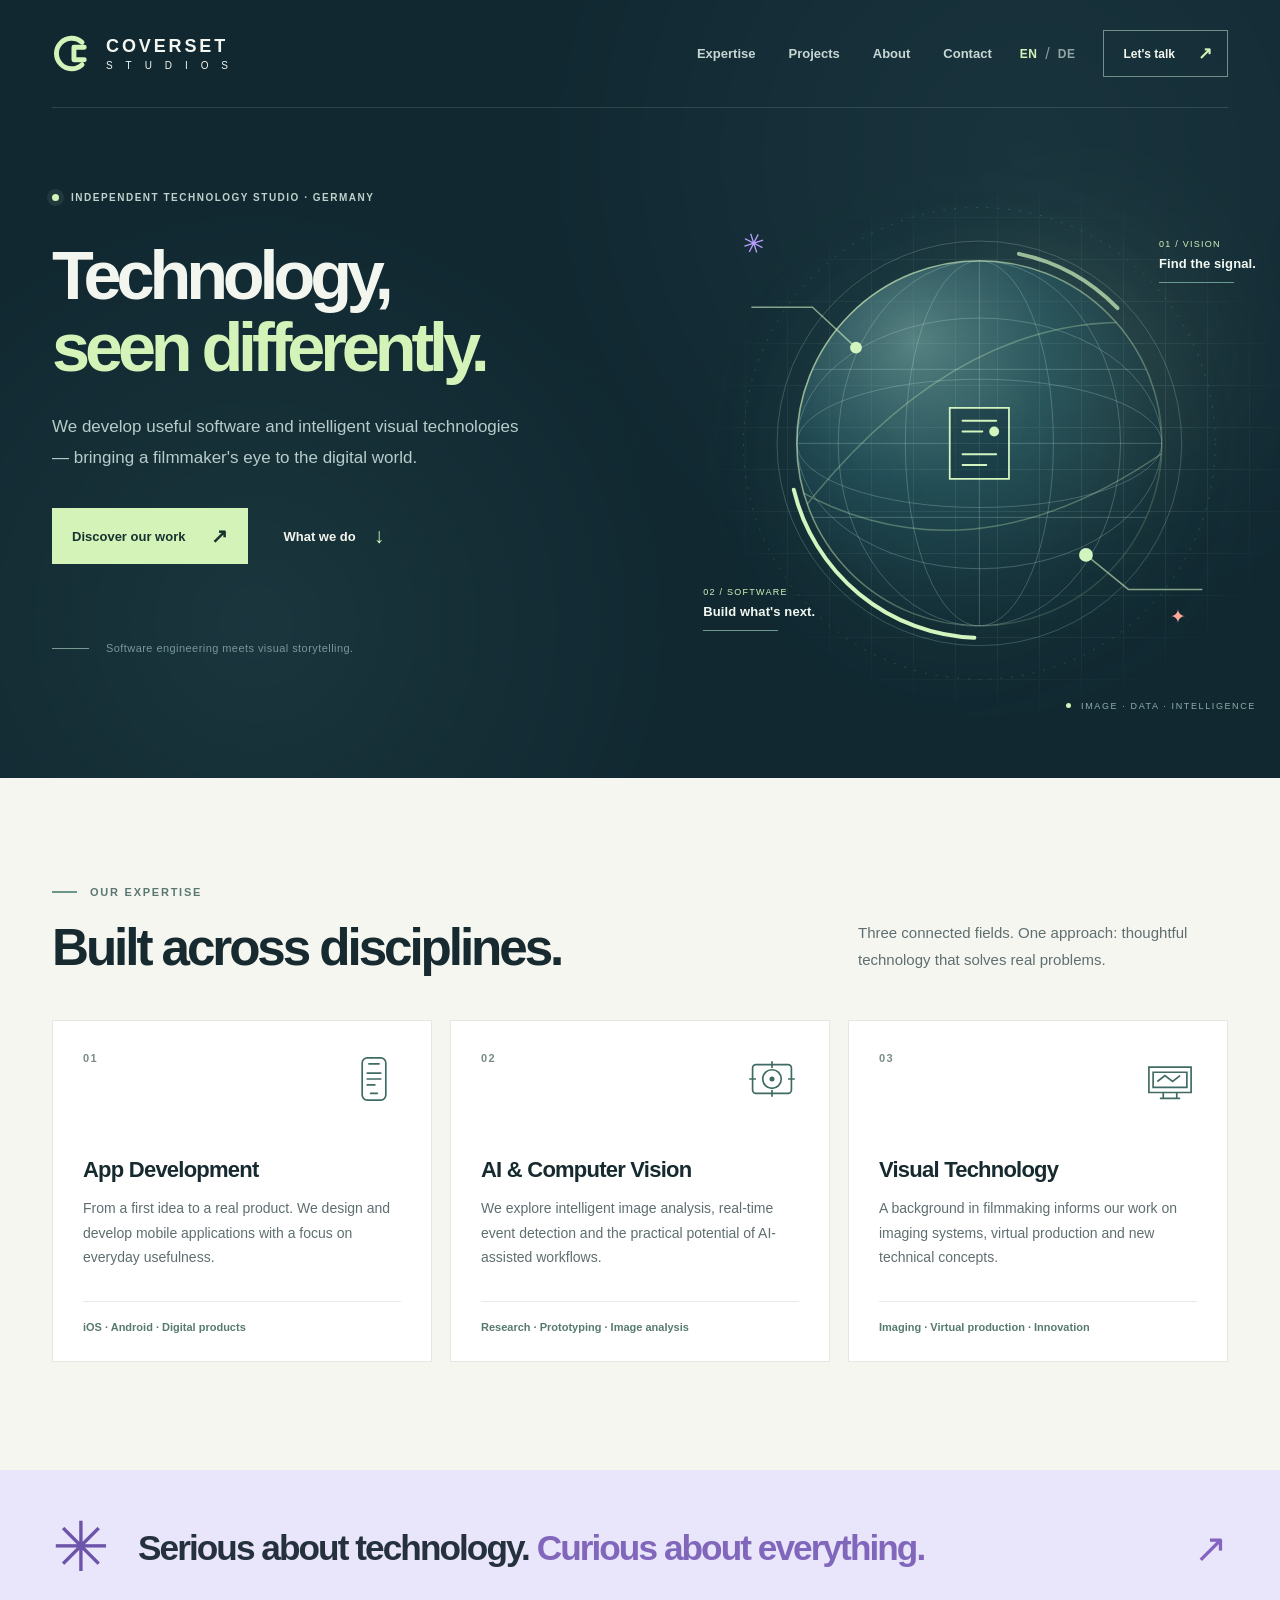
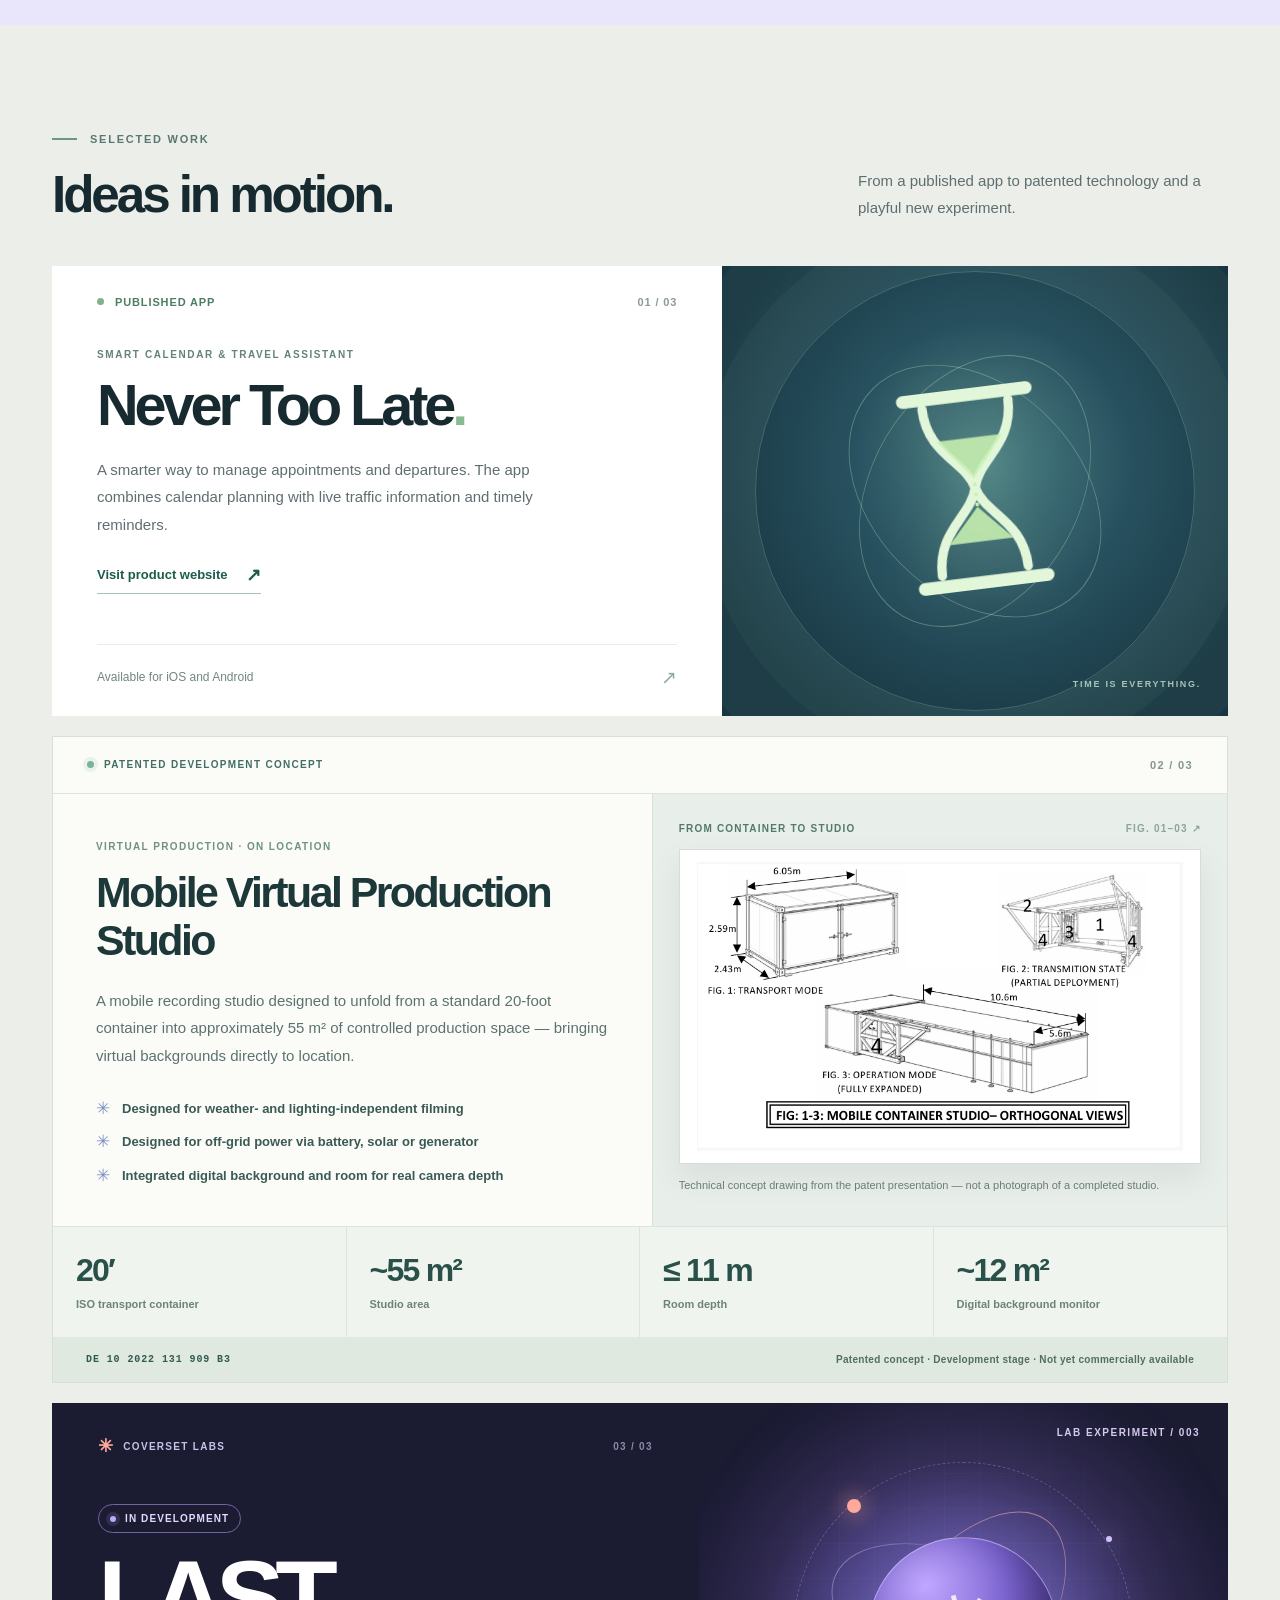
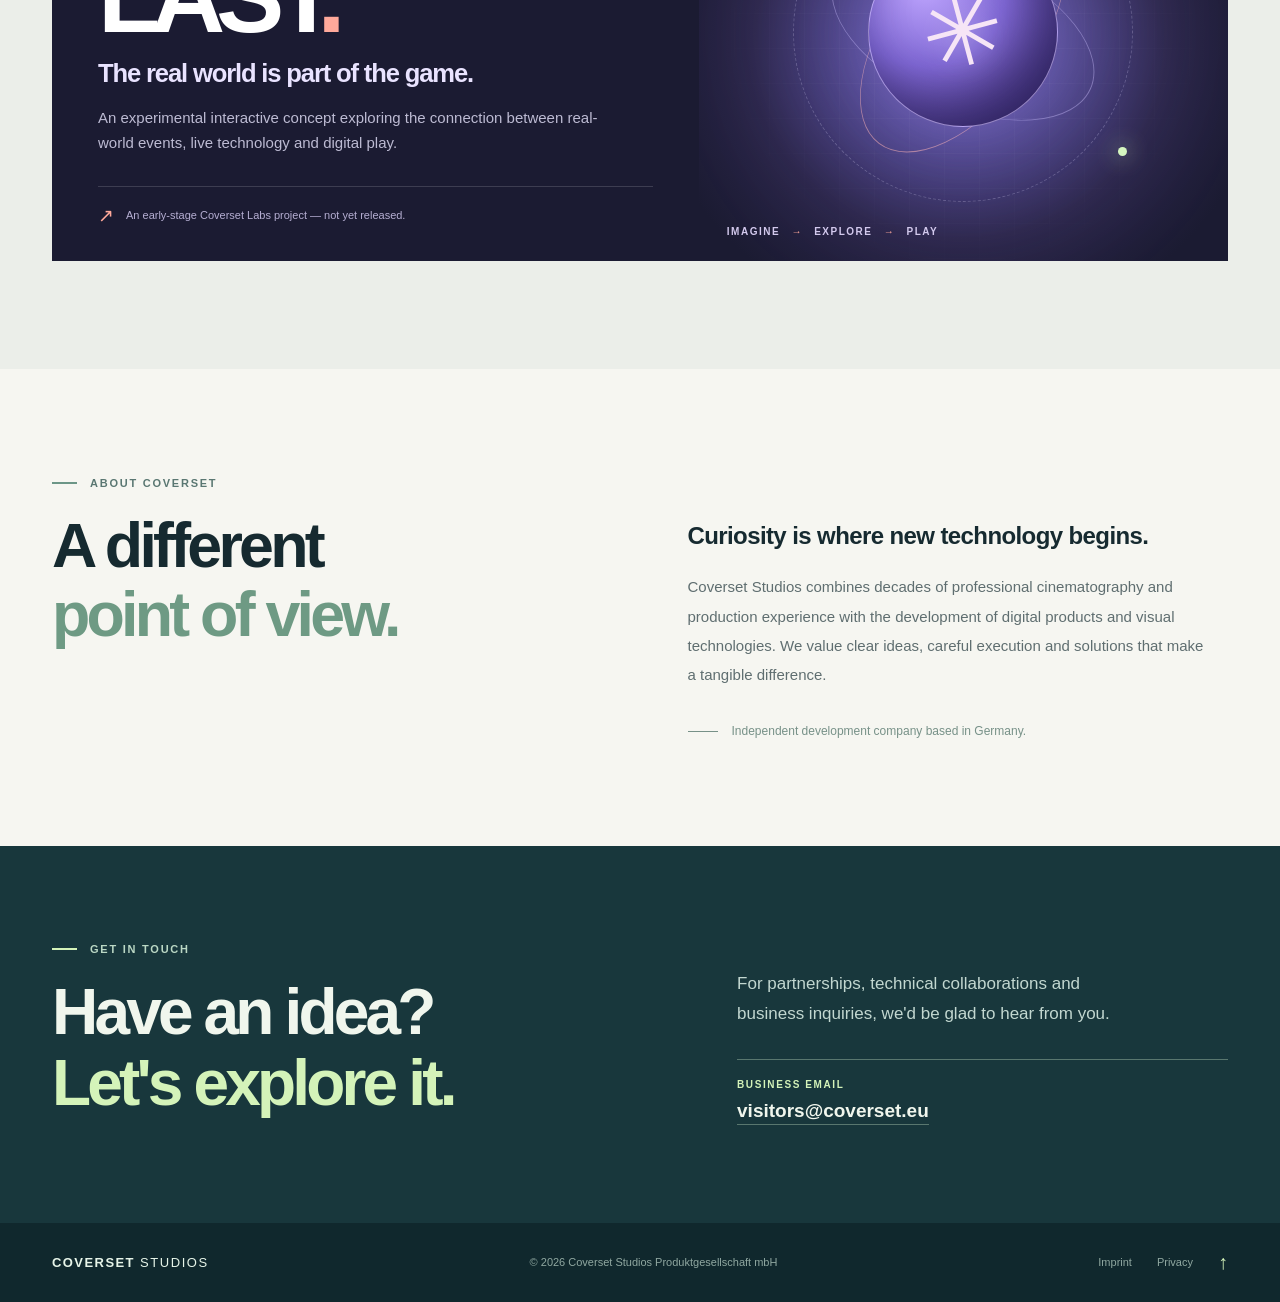
<file: index.html>
<!doctype html>
<html lang="en">
<head>
  <meta charset="utf-8">
  <meta name="viewport" content="width=device-width, initial-scale=1">
  <meta name="theme-color" content="#112831">
  <meta name="description" content="Coverset Studios develops apps, explores AI and computer vision, and creates imaginative visual technologies. Discover Never Too Late and the experimental LAST project.">
  <title>Coverset Studios — Software. AI. A little imagination.</title>
  <link rel="icon" href="favicon.svg" type="image/svg+xml">
  <link rel="stylesheet" href="styles.css">
  <script defer src="script.js"></script>
</head>
<body>
  <a class="skip-link" href="#main">Skip to content</a>
  <div class="hero-shell" id="top">
    <div class="hero-noise" aria-hidden="true"></div>
    <header class="site-header container">
      <a class="brand" href="#top" aria-label="Coverset Studios — Home">
        <svg class="brand-mark" viewBox="0 0 48 48" aria-hidden="true"><path d="M33.5 11.5a17 17 0 1 0 0 25" fill="none" stroke="currentColor" stroke-width="5.5" stroke-linecap="round"/><path d="M36 17H24.5v14H36" fill="none" stroke="currentColor" stroke-width="5.5" stroke-linecap="round" stroke-linejoin="round"/></svg>
        <span class="brand-text"><span class="brand-main">COVERSET</span><span class="brand-sub" aria-label="Studios"><span aria-hidden="true">S</span><span aria-hidden="true">T</span><span aria-hidden="true">U</span><span aria-hidden="true">D</span><span aria-hidden="true">I</span><span aria-hidden="true">O</span><span aria-hidden="true">S</span></span></span>
      </a>
      <nav class="desktop-nav" aria-label="Main navigation">
        <a href="#expertise" data-i18n="navExpertise">Expertise</a>
        <a href="#projects" data-i18n="navProjects">Projects</a>
        <a href="#about" data-i18n="navAbout">About</a>
        <a href="#contact" data-i18n="navContact">Contact</a>
      </nav>
      <div class="header-right">
        <div class="language-switch" aria-label="Language selection">
          <button type="button" data-lang="en" aria-pressed="true">EN</button>
          <span aria-hidden="true">/</span>
          <button type="button" data-lang="de" aria-pressed="false">DE</button>
        </div>
        <a class="header-cta" href="#contact"><span data-i18n="headerCta">Let's talk</span><span aria-hidden="true">↗</span></a>
      </div>
    </header>
    <main id="main">
      <section class="hero container" aria-labelledby="hero-title">
        <div class="hero-copy">
          <div class="eyebrow"><span class="status-dot"></span><span data-i18n="heroEyebrow">INDEPENDENT TECHNOLOGY STUDIO · GERMANY</span></div>
          <h1 id="hero-title"><span data-i18n="heroTitle1">Technology,</span><br><em data-i18n="heroTitle2">seen differently.</em></h1>
          <p class="hero-intro" data-i18n="heroIntro">We develop useful software and intelligent visual technologies — bringing a filmmaker's eye to the digital world.</p>
          <div class="hero-actions">
            <a class="btn btn-primary" href="#projects"><span data-i18n="heroPrimary">Discover our work</span><span class="btn-arrow" aria-hidden="true">↗</span></a>
            <a class="text-link" href="#expertise"><span data-i18n="heroSecondary">What we do</span><span aria-hidden="true">↓</span></a>
          </div>
          <div class="hero-footnote"><span class="footnote-rule"></span><span data-i18n="heroFootnote">Software engineering meets visual storytelling.</span></div>
        </div>
        <div class="hero-visual" aria-label="Abstract visualization of intelligent image processing" role="img">
          <div class="visual-grid"></div>
          <div class="orb-halo orb-halo-one"></div>
          <div class="orb-halo orb-halo-two"></div>
          <svg class="orb-svg" viewBox="0 0 560 560" aria-hidden="true">
            <defs>
              <radialGradient id="sphereFill" cx="32%" cy="22%" r="80%"><stop offset="0" stop-color="#84b8b4" stop-opacity=".56"/><stop offset=".48" stop-color="#2d6570" stop-opacity=".46"/><stop offset="1" stop-color="#102b36" stop-opacity=".18"/></radialGradient>
              <linearGradient id="strokeOrb" x1="0" y1="0" x2="1" y2="1"><stop stop-color="#d2f4bf" stop-opacity=".8"/><stop offset="1" stop-color="#d2f4bf" stop-opacity=".03"/></linearGradient>
              <clipPath id="circleClip"><circle cx="280" cy="280" r="185"/></clipPath>
            </defs>
            <circle cx="280" cy="280" r="239" fill="none" stroke="#c7e8d7" stroke-opacity=".16" stroke-width="1" stroke-dasharray="2 9"/>
            <circle cx="280" cy="280" r="205" fill="none" stroke="#d0f0e2" stroke-opacity=".22" stroke-width="1"/>
            <circle cx="280" cy="280" r="185" fill="url(#sphereFill)" stroke="url(#strokeOrb)" stroke-width="1.6"/>
            <g clip-path="url(#circleClip)" fill="none" stroke="#c6e6e0" stroke-opacity=".26" stroke-width="1">
              <ellipse cx="280" cy="280" rx="185" ry="65"/><ellipse cx="280" cy="280" rx="185" ry="127"/>
              <ellipse cx="280" cy="280" rx="75" ry="185"/><ellipse cx="280" cy="280" rx="143" ry="185"/>
              <path d="M95 280H465M280 95V465M110 205H450M110 355H450"/>
              <path d="M68 392Q260 115 500 165M40 290Q270 470 535 235" stroke="#d1f4c1" stroke-opacity=".3" stroke-width="1.5"/>
            </g>
            <path d="M92 327a196 196 0 0 0 183 150" fill="none" stroke="#d2f4bf" stroke-width="4" stroke-linecap="round"/>
            <path d="M420 143a195 195 0 0 0-100-55" fill="none" stroke="#d2f4bf" stroke-opacity=".7" stroke-width="4" stroke-linecap="round"/>
            <circle cx="155" cy="183" r="6" fill="#d2f4bf"/><circle cx="388" cy="393" r="7" fill="#d2f4bf"/>
            <path d="M155 183L111 142H49M388 393l43 35h75" fill="none" stroke="#d2f4bf" stroke-opacity=".6" stroke-width="1.5"/>
            <g transform="translate(250 244)"><path d="M0 0h60v72H0z" fill="#102e39" fill-opacity=".5" stroke="#d2f4bf" stroke-width="1.8"/><path d="M13 13h34M13 24h20M13 47h34M13 58h24" stroke="#d2f4bf" stroke-width="2" stroke-linecap="round"/><circle cx="45" cy="24" r="5" fill="#d2f4bf"/></g>
          </svg>
          <div class="visual-label label-top"><span class="label-index">01 / VISION</span><strong data-i18n="visualLabelTop">Find the signal.</strong><span class="label-line"></span></div>
          <div class="visual-label label-bottom"><span class="label-index">02 / SOFTWARE</span><strong data-i18n="visualLabelBottom">Build what's next.</strong><span class="label-line"></span></div>
          <div class="visual-caption"><span class="visual-caption-dot"></span>IMAGE · DATA · INTELLIGENCE</div>
          <div class="play-spark play-spark-one" aria-hidden="true">✳</div>
          <div class="play-spark play-spark-two" aria-hidden="true">✦</div>
        </div>
      </section>
    </main>
  </div>

  <section class="section expertise-section" id="expertise" aria-labelledby="expertise-title">
    <div class="container">
      <div class="section-heading"><div><div class="section-kicker"><span class="kicker-line"></span><span data-i18n="expertiseKicker">OUR EXPERTISE</span></div><h2 id="expertise-title" data-i18n="expertiseTitle">Built across disciplines.</h2></div><p data-i18n="expertiseIntro">Three connected fields. One approach: thoughtful technology that solves real problems.</p></div>
      <div class="expertise-grid">
        <article class="expertise-card"><div class="card-top"><span class="card-number">01</span><svg viewBox="0 0 64 64" aria-hidden="true"><rect x="18" y="7" width="28" height="50" rx="6" fill="none" stroke="currentColor" stroke-width="2"/><path d="M26 14h12M28 49h8M24 25h16M24 32h16M24 39h9" fill="none" stroke="currentColor" stroke-width="2" stroke-linecap="round"/></svg></div><h3 data-i18n="card1Title">App Development</h3><p data-i18n="card1Text">From a first idea to a real product. We design and develop mobile applications with a focus on everyday usefulness.</p><div class="card-tag" data-i18n="card1Tag">iOS · Android · Digital products</div></article>
        <article class="expertise-card"><div class="card-top"><span class="card-number">02</span><svg viewBox="0 0 64 64" aria-hidden="true"><rect x="9" y="15" width="46" height="34" rx="4" fill="none" stroke="currentColor" stroke-width="2"/><circle cx="32" cy="32" r="11" fill="none" stroke="currentColor" stroke-width="2"/><circle cx="32" cy="32" r="3" fill="currentColor"/><path d="M5 32h8M51 32h8M32 11v8M32 45v8" stroke="currentColor" stroke-width="2"/></svg></div><h3 data-i18n="card2Title">AI & Computer Vision</h3><p data-i18n="card2Text">We explore intelligent image analysis, real-time event detection and the practical potential of AI-assisted workflows.</p><div class="card-tag" data-i18n="card2Tag">Research · Prototyping · Image analysis</div></article>
        <article class="expertise-card"><div class="card-top"><span class="card-number">03</span><svg viewBox="0 0 64 64" aria-hidden="true"><path d="M7 18h50v30H7z" fill="none" stroke="currentColor" stroke-width="2"/><path d="M12 24h40v18H12zM24 48v7M40 48v7M20 55h24" fill="none" stroke="currentColor" stroke-width="2"/><path d="M17 35l9-7 9 7 9-7" fill="none" stroke="currentColor" stroke-width="2"/></svg></div><h3 data-i18n="card3Title">Visual Technology</h3><p data-i18n="card3Text">A background in filmmaking informs our work on imaging systems, virtual production and new technical concepts.</p><div class="card-tag" data-i18n="card3Tag">Imaging · Virtual production · Innovation</div></article>
      </div>
    </div>
  </section>

  <section class="manifesto-band" aria-label="Our approach">
    <div class="container manifesto-inner">
      <span class="manifesto-star" aria-hidden="true">✳</span>
      <p><span data-i18n="manifestoFirst">Serious about technology.</span> <em data-i18n="manifestoSecond">Curious about everything.</em></p>
      <span class="manifesto-trail" aria-hidden="true">↗</span>
    </div>
  </section>

  <section class="section projects-section" id="projects" aria-labelledby="projects-title">
    <div class="container">
      <div class="section-heading projects-heading"><div><div class="section-kicker"><span class="kicker-line"></span><span data-i18n="projectsKicker">SELECTED WORK</span></div><h2 id="projects-title" data-i18n="projectsTitle">Ideas in motion.</h2></div><p data-i18n="projectsIntro">From a published app to patented technology and a playful new experiment.</p></div>
      <article class="project-feature">
        <div class="project-content"><div class="project-meta"><span class="project-status"><span class="status-dot"></span><span data-i18n="project1Status">PUBLISHED APP</span></span><span>01 / 03</span></div><div class="project-body"><div class="project-overline" data-i18n="project1Overline">SMART CALENDAR & TRAVEL ASSISTANT</div><h3>Never Too Late<span class="project-period">.</span></h3><p data-i18n="project1Text">A smarter way to manage appointments and departures. The app combines calendar planning with live traffic information and timely reminders.</p><a class="project-link" href="https://coverset.eu" target="_blank" rel="noopener noreferrer"><span data-i18n="project1Link">Visit product website</span><span aria-hidden="true">↗</span></a></div><div class="project-bottom"><span data-i18n="project1Platform">Available for iOS and Android</span><span class="mini-icon" aria-hidden="true">↗</span></div></div>
        <div class="project-art" aria-hidden="true"><div class="art-radial"></div><div class="time-symbol"><svg viewBox="0 0 230 270"><path d="M42 24h146M42 246h146" fill="none" stroke="#e2f7da" stroke-width="15" stroke-linecap="round"/><path d="M64 35c0 54 43 66 51 99-8 33-51 45-51 99M166 35c0 54-43 66-51 99 8 33 51 45 51 99" fill="none" stroke="#e2f7da" stroke-width="11" stroke-linecap="round"/><path d="M76 75h78l-39 48zM77 198h76l-38-41z" fill="#c9f1b2" opacity=".88"/><path d="M115 128v34" stroke="#c9f1b2" stroke-width="4" stroke-dasharray="4 8"/></svg></div><div class="art-orbit orbit-a"></div><div class="art-orbit orbit-b"></div><div class="art-small-label">TIME IS EVERYTHING.</div></div>
      </article>
      <article class="virtual-project" id="virtual-production" aria-labelledby="virtual-title">
        <div class="virtual-topline">
          <span class="virtual-kicker"><span class="virtual-kicker-dot" aria-hidden="true"></span><span data-i18n="project2Status">PATENTED DEVELOPMENT CONCEPT</span></span>
          <span class="virtual-number">02 / 03</span>
        </div>
        <div class="virtual-layout">
          <div class="virtual-copy">
            <div class="virtual-overline" data-i18n="virtualOverline">VIRTUAL PRODUCTION · ON LOCATION</div>
            <h3 id="virtual-title" data-i18n="project2Title">Mobile Virtual Production Studio</h3>
            <p class="virtual-intro" data-i18n="project2Text">A mobile recording studio designed to unfold from a standard 20-foot container into approximately 55 m² of controlled production space — bringing virtual backgrounds directly to location.</p>
            <div class="virtual-benefits">
              <div><span class="virtual-benefit-symbol" aria-hidden="true">✳</span><span data-i18n="virtualBenefit1">Designed for weather- and lighting-independent filming</span></div>
              <div><span class="virtual-benefit-symbol" aria-hidden="true">✳</span><span data-i18n="virtualBenefit2">Designed for off-grid power via battery, solar or generator</span></div>
              <div><span class="virtual-benefit-symbol" aria-hidden="true">✳</span><span data-i18n="virtualBenefit3">Integrated digital background and room for real camera depth</span></div>
            </div>
          </div>
          <figure class="virtual-drawing">
            <div class="virtual-drawing-top"><span data-i18n="virtualDiagramTitle">FROM CONTAINER TO STUDIO</span><span class="virtual-diagram-index">FIG. 01–03 ↗</span></div>
            <img src="studio_transport_modes.png" alt="Patent concept drawings comparing the compact transport container with the deployed mobile recording studio" data-i18n-alt="virtualDiagramAlt" width="1100" height="655" loading="lazy">
            <figcaption data-i18n="virtualDiagramCaption">Technical concept drawing from the patent presentation — not a photograph of a completed studio.</figcaption>
          </figure>
        </div>
        <div class="virtual-stats" aria-label="Technical concept specifications">
          <div><strong>20′</strong><span data-i18n="virtualStat1">ISO transport container</span></div>
          <div><strong>~55 m²</strong><span data-i18n="virtualStat2">Studio area</span></div>
          <div><strong>≤ 11 m</strong><span data-i18n="virtualStat3">Room depth</span></div>
          <div><strong>~12 m²</strong><span data-i18n="virtualStat4">Digital background monitor</span></div>
        </div>
        <div class="virtual-bottom"><span>DE 10 2022 131 909 B3</span><span data-i18n="virtualDevelopment">Patented concept · Development stage · Not yet commercially available</span></div>
      </article>

      <article class="last-project" id="last" aria-labelledby="last-title">
        <div class="last-copy">
          <div class="last-meta"><span class="last-labs"><span class="last-labs-mark" aria-hidden="true">✳</span> COVERSET LABS</span><span class="last-counter">03 / 03</span></div>
          <span class="last-status"><span class="last-status-dot" aria-hidden="true"></span><span data-i18n="project3Status">IN DEVELOPMENT</span></span>
          <h3 id="last-title">LAST<span>.</span></h3>
          <p class="last-tagline" data-i18n="project3Tagline">The real world is part of the game.</p>
          <p class="last-description" data-i18n="project3Text">An experimental interactive concept exploring the connection between real-world events, live technology and digital play.</p>
          <div class="last-footnote"><span aria-hidden="true">↗</span><span data-i18n="project3Note">An early-stage Coverset Labs project — not yet released.</span></div>
        </div>
        <div class="last-art" aria-hidden="true">
          <div class="last-glow"></div>
          <div class="last-orbit orbit-one"></div>
          <div class="last-orbit orbit-two"></div>
          <div class="last-orbit orbit-three"></div>
          <div class="last-core"><div class="last-core-inner">✳</div></div>
          <span class="last-satellite sat-one"></span>
          <span class="last-satellite sat-two"></span>
          <span class="last-satellite sat-three"></span>
          <div class="last-art-top">LAB EXPERIMENT / 003</div>
          <div class="last-art-bottom">IMAGINE <span>→</span> EXPLORE <span>→</span> PLAY</div>
        </div>
      </article>
    </div>
  </section>

  <section class="section about-section" id="about" aria-labelledby="about-title"><div class="container about-grid"><div><div class="section-kicker"><span class="kicker-line"></span><span data-i18n="aboutKicker">ABOUT COVERSET</span></div><h2 id="about-title"><span data-i18n="aboutTitle1">A different</span><br><em data-i18n="aboutTitle2">point of view.</em></h2></div><div class="about-copy"><p class="about-lead" data-i18n="aboutLead">Curiosity is where new technology begins.</p><p data-i18n="aboutText">Coverset Studios combines decades of professional cinematography and production experience with the development of digital products and visual technologies. We value clear ideas, careful execution and solutions that make a tangible difference.</p><div class="about-signature"><span class="signature-rule"></span><span data-i18n="aboutSignature">Independent development company based in Germany.</span></div></div></div></section>

  <section class="contact-section" id="contact" aria-labelledby="contact-title"><div class="container contact-grid"><div><div class="section-kicker light"><span class="kicker-line"></span><span data-i18n="contactKicker">GET IN TOUCH</span></div><h2 id="contact-title"><span data-i18n="contactTitle1">Have an idea?</span><br><em data-i18n="contactTitle2">Let's explore it.</em></h2></div><div class="contact-aside"><p data-i18n="contactText">For partnerships, technical collaborations and business inquiries, we'd be glad to hear from you.</p><div class="contact-placeholder"><span class="contact-placeholder-label" data-i18n="contactEmailLabel">BUSINESS EMAIL</span><strong><a class="contact-email" href="mailto:visitors@coverset.eu">visitors@coverset.eu</a></strong></div></div></div></section>

  <footer class="site-footer"><div class="container footer-inner"><a class="footer-brand" href="#top">COVERSET <span>STUDIOS</span></a><span>© <span id="year">2026</span> Coverset Studios Produktgesellschaft mbH</span><div class="footer-links"><a href="impressum.html" data-i18n="footerImprint">Imprint</a><a href="datenschutz.html" data-i18n="footerPrivacy">Privacy</a><a href="#top" aria-label="Back to top">↑</a></div></div></footer>
</body>
</html>
</file>
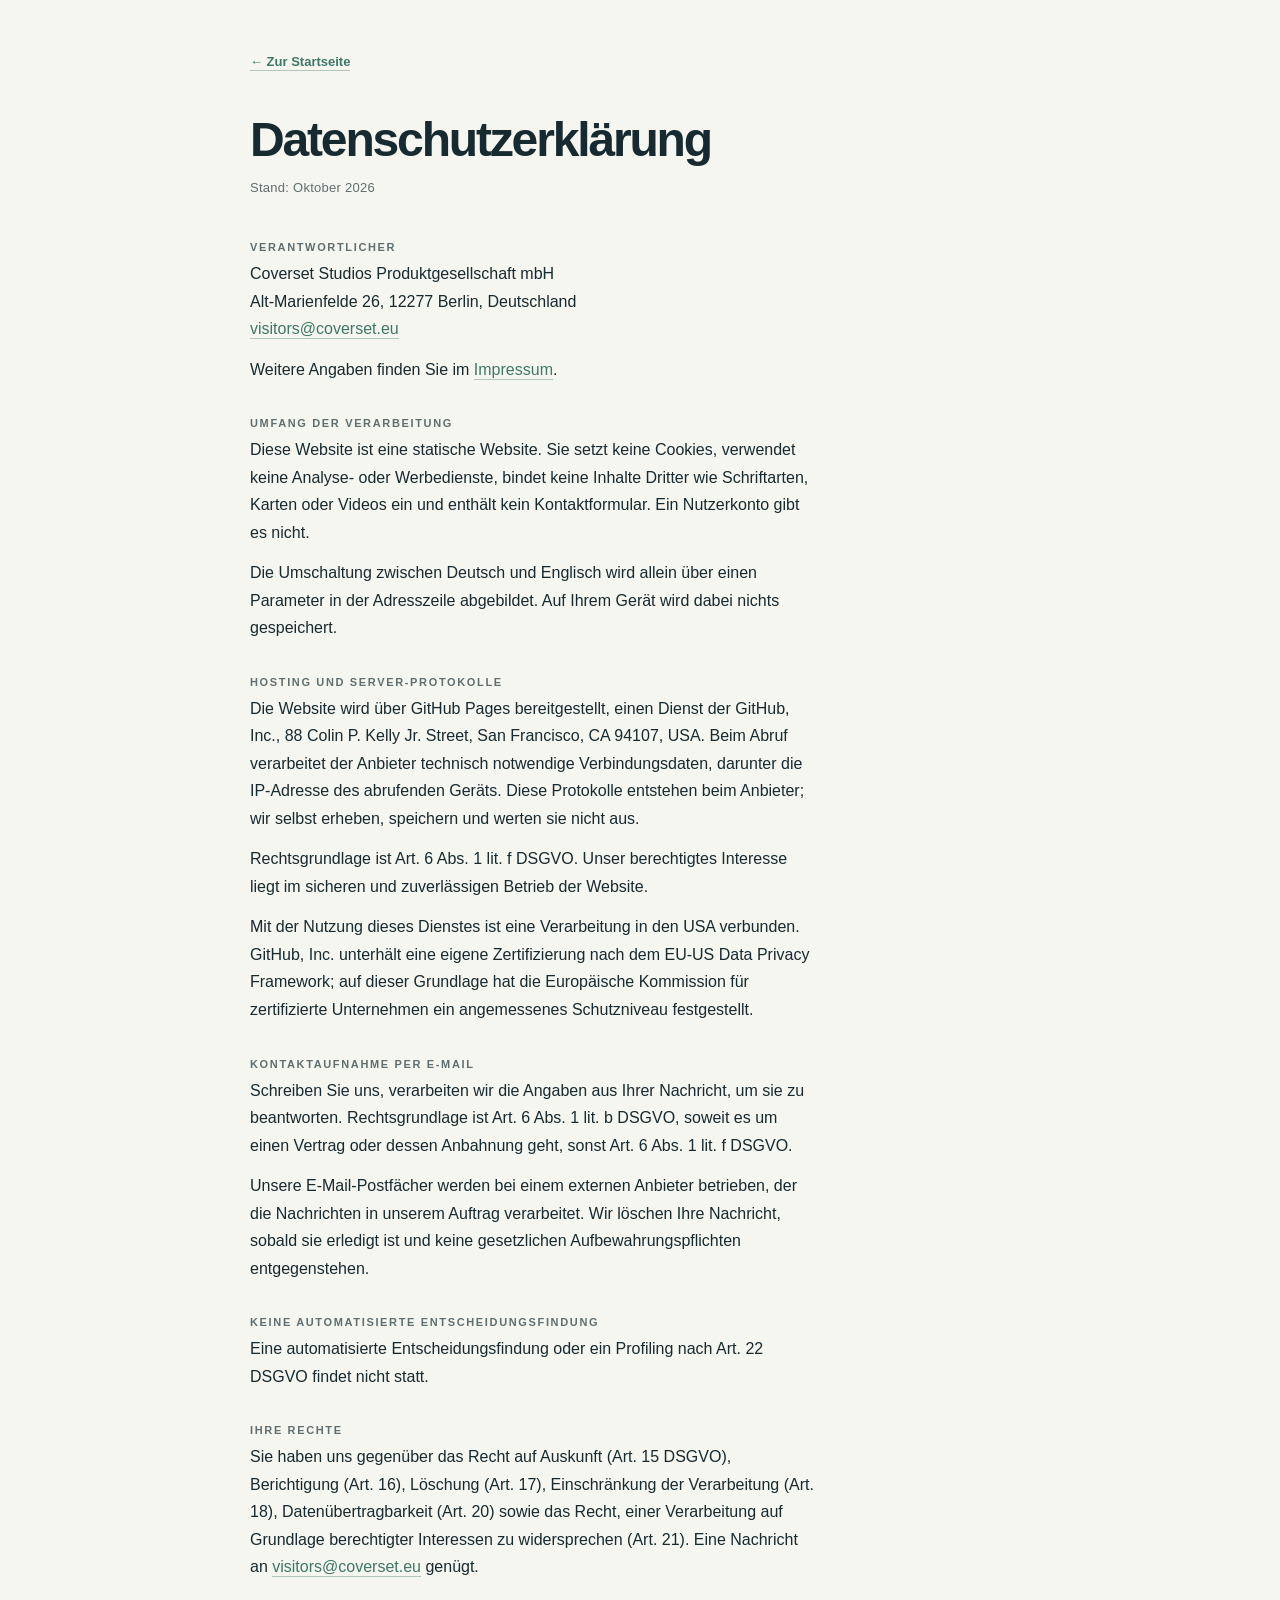
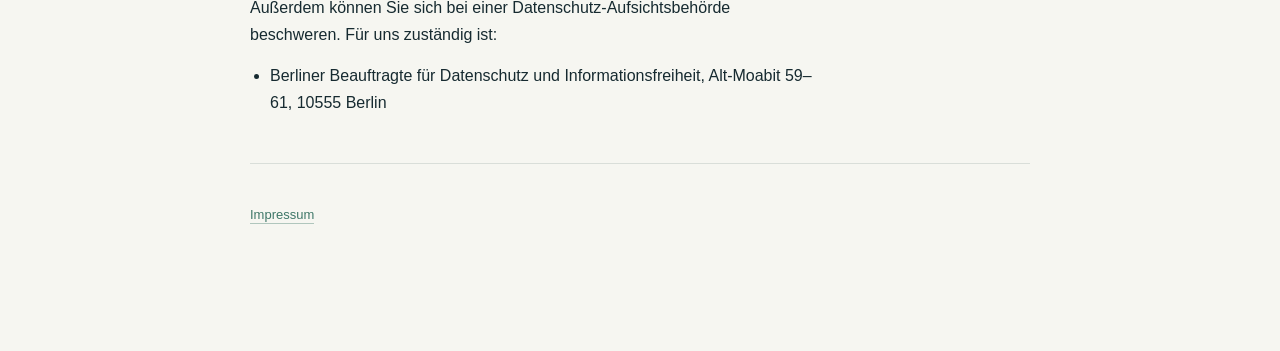
<file: datenschutz.html>
<!doctype html>
<html lang="de">
<head>
<meta charset="utf-8">
<meta name="viewport" content="width=device-width,initial-scale=1">
<meta name="theme-color" content="#112831">
<title>Datenschutzerklärung – Coverset Studios</title>
<meta name="description" content="Datenschutzerklärung der Coverset Studios Produktgesellschaft mbH.">
<link rel="icon" href="favicon.svg" type="image/svg+xml">
<link rel="stylesheet" href="styles.css">
<style>
  .legal{max-width:780px;padding:52px 0 112px;min-height:70vh}
  .legal a{color:#3e7768;border-bottom:1px solid rgba(62,119,104,.38);padding-bottom:1px;transition:border-color .2s}
  .legal a:hover{border-bottom-color:#3e7768}
  .legal .back{font-size:13px;font-weight:600}
  .legal h1{font-size:clamp(34px,4.4vw,48px);line-height:1.1;letter-spacing:-.045em;font-weight:700;margin:44px 0 10px;white-space:normal}
  .legal .lead{font-size:13px;letter-spacing:.02em;color:var(--muted);margin:0 0 42px}
  .legal h2{font-size:11px;letter-spacing:.15em;text-transform:uppercase;color:var(--muted);font-weight:750;margin:34px 0 7px}
  .legal p{font-size:16px;line-height:1.72;margin:0 0 13px;max-width:64ch}
  .legal ul{font-size:16px;line-height:1.72;margin:0 0 13px;padding-left:20px;max-width:64ch}
  .legal li{margin-bottom:4px}
  .legal hr{border:0;border-top:1px solid var(--line);margin:46px 0 8px}
  .legal .foot{margin-top:40px;font-size:13px}
</style>
</head>
<body>
<main class="container legal">
  <a class="back" href="index.html">← Zur Startseite</a>

  <h1>Datenschutzerklärung</h1>
  <p class="lead">Stand: Oktober 2026</p>

  <h2>Verantwortlicher</h2>
  <p>
    Coverset Studios Produktgesellschaft mbH<br>
    Alt-Marienfelde 26, 12277 Berlin, Deutschland<br>
    <a href="mailto:visitors@coverset.eu">visitors@coverset.eu</a>
  </p>
  <p>Weitere Angaben finden Sie im <a href="impressum.html">Impressum</a>.</p>

  <h2>Umfang der Verarbeitung</h2>
  <p>Diese Website ist eine statische Website. Sie setzt keine Cookies, verwendet keine Analyse- oder Werbedienste, bindet keine Inhalte Dritter wie Schriftarten, Karten oder Videos ein und enthält kein Kontaktformular. Ein Nutzerkonto gibt es nicht.</p>
  <p>Die Umschaltung zwischen Deutsch und Englisch wird allein über einen Parameter in der Adresszeile abgebildet. Auf Ihrem Gerät wird dabei nichts gespeichert.</p>

  <h2>Hosting und Server-Protokolle</h2>
  <p>Die Website wird über GitHub Pages bereitgestellt, einen Dienst der GitHub, Inc., 88 Colin P. Kelly Jr. Street, San Francisco, CA 94107, USA. Beim Abruf verarbeitet der Anbieter technisch notwendige Verbindungsdaten, darunter die IP-Adresse des abrufenden Geräts. Diese Protokolle entstehen beim Anbieter; wir selbst erheben, speichern und werten sie nicht aus.</p>
  <p>Rechtsgrundlage ist Art. 6 Abs. 1 lit. f DSGVO. Unser berechtigtes Interesse liegt im sicheren und zuverlässigen Betrieb der Website.</p>
  <p>Mit der Nutzung dieses Dienstes ist eine Verarbeitung in den USA verbunden. GitHub, Inc. unterhält eine eigene Zertifizierung nach dem EU-US Data Privacy Framework; auf dieser Grundlage hat die Europäische Kommission für zertifizierte Unternehmen ein angemessenes Schutzniveau festgestellt.</p>

  <h2>Kontaktaufnahme per E-Mail</h2>
  <p>Schreiben Sie uns, verarbeiten wir die Angaben aus Ihrer Nachricht, um sie zu beantworten. Rechtsgrundlage ist Art. 6 Abs. 1 lit. b DSGVO, soweit es um einen Vertrag oder dessen Anbahnung geht, sonst Art. 6 Abs. 1 lit. f DSGVO.</p>
  <p>Unsere E-Mail-Postfächer werden bei einem externen Anbieter betrieben, der die Nachrichten in unserem Auftrag verarbeitet. Wir löschen Ihre Nachricht, sobald sie erledigt ist und keine gesetzlichen Aufbewahrungspflichten entgegenstehen.</p>

  <h2>Keine automatisierte Entscheidungsfindung</h2>
  <p>Eine automatisierte Entscheidungsfindung oder ein Profiling nach Art. 22 DSGVO findet nicht statt.</p>

  <h2>Ihre Rechte</h2>
  <p>Sie haben uns gegenüber das Recht auf Auskunft (Art. 15 DSGVO), Berichtigung (Art. 16), Löschung (Art. 17), Einschränkung der Verarbeitung (Art. 18), Datenübertragbarkeit (Art. 20) sowie das Recht, einer Verarbeitung auf Grundlage berechtigter Interessen zu widersprechen (Art. 21). Eine Nachricht an <a href="mailto:visitors@coverset.eu">visitors@coverset.eu</a> genügt.</p>
  <p>Außerdem können Sie sich bei einer Datenschutz-Aufsichtsbehörde beschweren. Für uns zuständig ist:</p>
  <ul>
    <li>Berliner Beauftragte für Datenschutz und Informationsfreiheit, Alt-Moabit 59–61, 10555 Berlin</li>
  </ul>

  <hr>
  <p class="foot"><a href="impressum.html">Impressum</a></p>
</main>
</body>
</html>
</file>
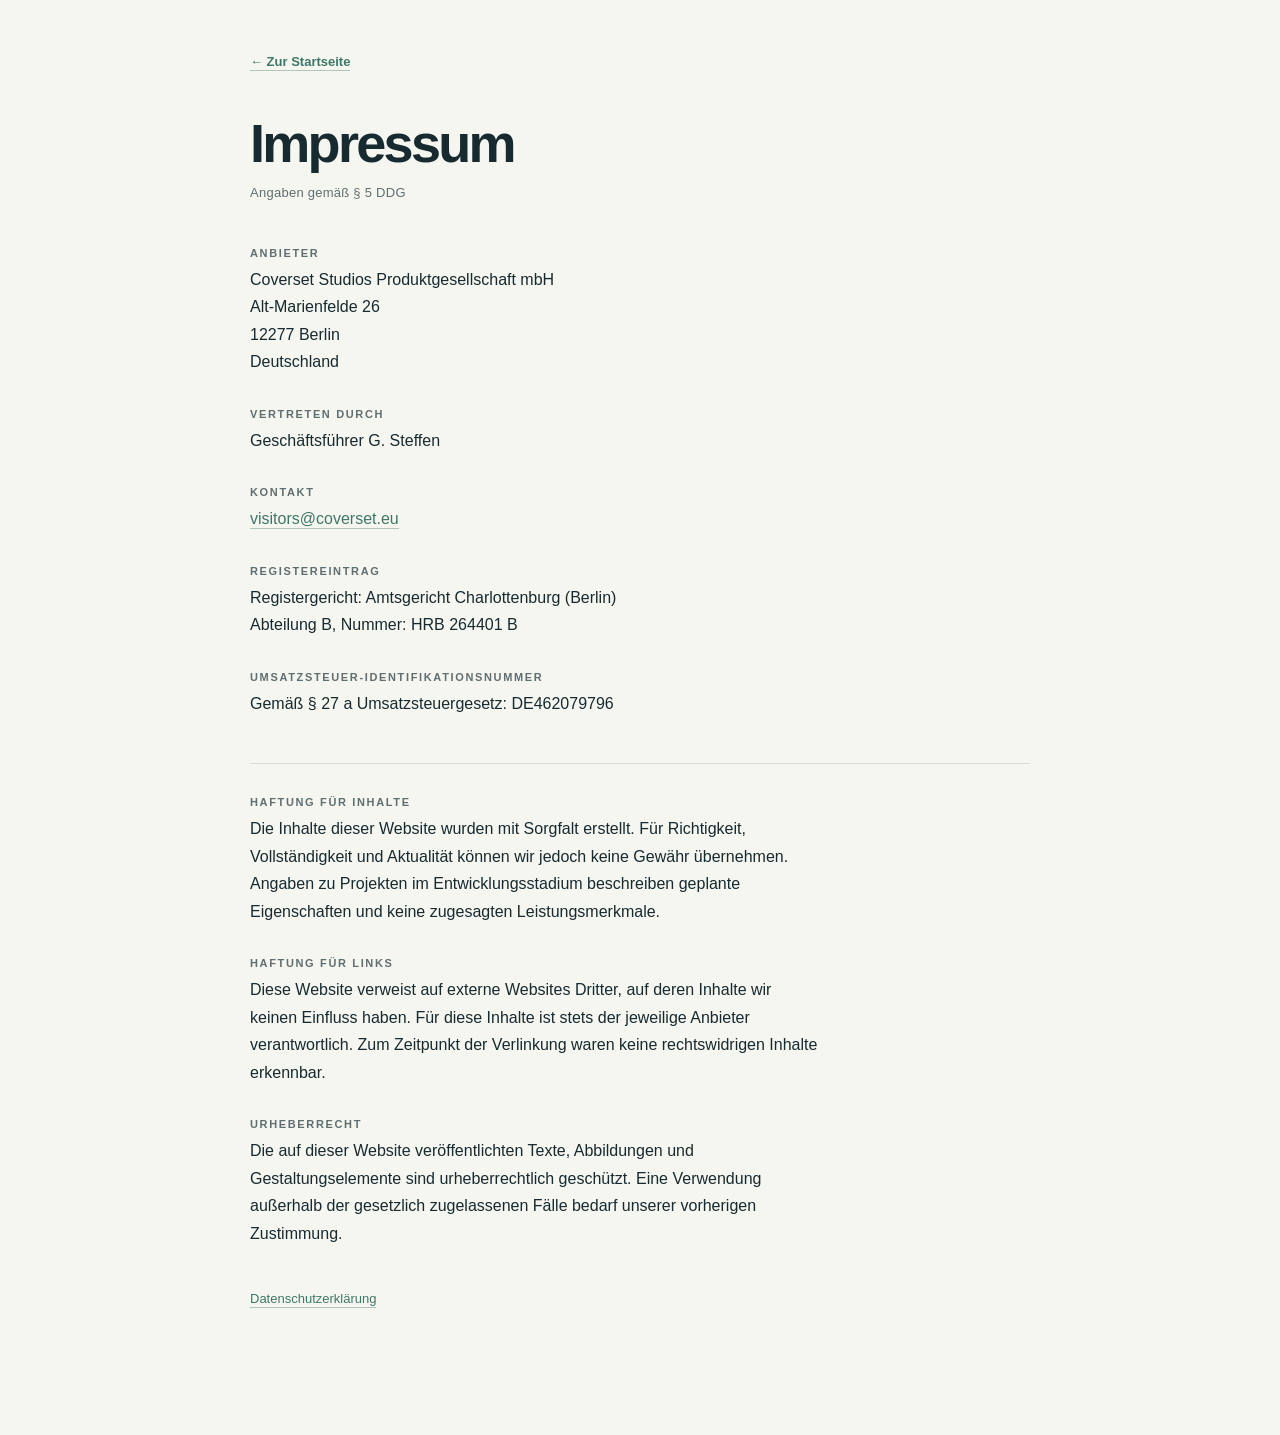
<file: impressum.html>
<!doctype html>
<html lang="de">
<head>
<meta charset="utf-8">
<meta name="viewport" content="width=device-width,initial-scale=1">
<meta name="theme-color" content="#112831">
<title>Impressum – Coverset Studios</title>
<meta name="description" content="Impressum der Coverset Studios Produktgesellschaft mbH, Berlin.">
<link rel="icon" href="favicon.svg" type="image/svg+xml">
<link rel="stylesheet" href="styles.css">
<style>
  .legal{max-width:780px;padding:52px 0 112px;min-height:70vh}
  .legal a{color:#3e7768;border-bottom:1px solid rgba(62,119,104,.38);padding-bottom:1px;transition:border-color .2s}
  .legal a:hover{border-bottom-color:#3e7768}
  .legal .back{font-size:13px;font-weight:600}
  .legal h1{font-size:clamp(38px,5vw,54px);line-height:1.08;letter-spacing:-.05em;font-weight:700;margin:44px 0 10px;white-space:normal}
  .legal .lead{font-size:13px;letter-spacing:.02em;color:var(--muted);margin:0 0 42px}
  .legal h2{font-size:11px;letter-spacing:.15em;text-transform:uppercase;color:var(--muted);font-weight:750;margin:32px 0 7px}
  .legal p{font-size:16px;line-height:1.72;margin:0 0 13px;max-width:64ch}
  .legal hr{border:0;border-top:1px solid var(--line);margin:46px 0 8px}
  .legal .foot{margin-top:40px;font-size:13px}
</style>
</head>
<body>
<main class="container legal">
  <a class="back" href="index.html">← Zur Startseite</a>

  <h1>Impressum</h1>
  <p class="lead">Angaben gemäß § 5 DDG</p>

  <h2>Anbieter</h2>
  <p>
    Coverset Studios Produktgesellschaft mbH<br>
    Alt-Marienfelde 26<br>
    12277 Berlin<br>
    Deutschland
  </p>

  <h2>Vertreten durch</h2>
  <p>Geschäftsführer G. Steffen</p>

  <h2>Kontakt</h2>
  <p><a href="mailto:visitors@coverset.eu">visitors@coverset.eu</a></p>

  <h2>Registereintrag</h2>
  <p>
    Registergericht: Amtsgericht Charlottenburg (Berlin)<br>
    Abteilung B, Nummer: HRB 264401 B
  </p>

  <h2>Umsatzsteuer-Identifikationsnummer</h2>
  <p>Gemäß § 27 a Umsatzsteuergesetz: DE462079796</p>

  <hr>

  <h2>Haftung für Inhalte</h2>
  <p>Die Inhalte dieser Website wurden mit Sorgfalt erstellt. Für Richtigkeit, Vollständigkeit und Aktualität können wir jedoch keine Gewähr übernehmen. Angaben zu Projekten im Entwicklungsstadium beschreiben geplante Eigenschaften und keine zugesagten Leistungsmerkmale.</p>

  <h2>Haftung für Links</h2>
  <p>Diese Website verweist auf externe Websites Dritter, auf deren Inhalte wir keinen Einfluss haben. Für diese Inhalte ist stets der jeweilige Anbieter verantwortlich. Zum Zeitpunkt der Verlinkung waren keine rechtswidrigen Inhalte erkennbar.</p>

  <h2>Urheberrecht</h2>
  <p>Die auf dieser Website veröffentlichten Texte, Abbildungen und Gestaltungselemente sind urheberrechtlich geschützt. Eine Verwendung außerhalb der gesetzlich zugelassenen Fälle bedarf unserer vorherigen Zustimmung.</p>

  <p class="foot"><a href="datenschutz.html">Datenschutzerklärung</a></p>
</main>
</body>
</html>
</file>
<file: styles.css>
:root{--ink:#162a30;--muted:#5f6e70;--dark:#112831;--dark-2:#17343d;--lime:#d4f3b9;--cream:#f6f6f1;--line:#d9ded9;--white:#fff;--sans:Inter,ui-sans-serif,-apple-system,BlinkMacSystemFont,"Segoe UI",Arial,sans-serif}*{box-sizing:border-box}html{scroll-behavior:smooth}body{margin:0;background:var(--cream);color:var(--ink);font-family:var(--sans);-webkit-font-smoothing:antialiased}a{color:inherit;text-decoration:none}button{font:inherit}a:focus-visible,button:focus-visible{outline:2px solid var(--lime);outline-offset:5px}::selection{background:#bfe9a3;color:#142b2b}.container{width:min(1240px,calc(100% - 104px));margin-inline:auto}.skip-link{position:absolute;top:-60px;left:20px;z-index:100;background:#fff;color:#111;padding:12px}.skip-link:focus{top:12px}.hero-shell{position:relative;overflow:hidden;background:var(--dark);color:#f3f6ef}.hero-noise{pointer-events:none;position:absolute;inset:0;opacity:.17;background-image:radial-gradient(circle at 20% 80%,#4a7a78 0,transparent 36%),radial-gradient(circle at 80% 20%,#456f7a 0,transparent 42%)}.site-header{height:108px;position:relative;z-index:4;display:flex;align-items:center;justify-content:space-between;border-bottom:1px solid rgba(240,250,238,.13);gap:28px}.brand{display:flex;align-items:center;gap:11px;min-width:195px}.brand-mark{height:43px;width:43px;color:var(--lime)}.desktop-nav{display:flex;align-items:center;gap:33px;margin-left:auto}.desktop-nav a{font-size:13px;font-weight:600;color:#c7d7d4;transition:color .2s}.desktop-nav a:hover{color:var(--lime)}.header-right{display:flex;align-items:center;gap:28px}.language-switch{display:flex;align-items:center;gap:8px;color:#849b9c}.language-switch button{background:none;border:0;padding:5px 0;color:#90a5a6;cursor:pointer;font-size:12px;font-weight:700;letter-spacing:.04em}.language-switch button[aria-pressed=true]{color:var(--lime)}.header-cta{border:1px solid #71908d;color:#f2f6ee;padding:12px 15px 12px 19px;display:flex;gap:23px;align-items:center;font-size:12px;font-weight:650;transition:background .2s}.header-cta:hover{background:#25454d}.header-cta span:last-child{color:var(--lime);font-size:17px}.hero{min-height:670px;position:relative;z-index:1;display:grid;grid-template-columns:53% 47%;align-items:center}.hero-copy{padding:42px 0 82px;position:relative;z-index:2}.eyebrow{display:flex;align-items:center;gap:12px;color:#bed2cb;letter-spacing:.15em;font-size:10px;font-weight:750}.status-dot{display:inline-block;flex:none;width:7px;height:7px;border-radius:50%;background:var(--lime);box-shadow:0 0 0 5px rgba(212,243,185,.08)}h1,h2,h3,p{margin-top:0}.hero h1{font-size:clamp(54px,5.35vw,88px);line-height:1.06;letter-spacing:-.075em;font-weight:700;margin:37px 0 27px;white-space:nowrap}.hero h1 em,.about-section h2 em,.contact-section h2 em{font-style:normal;color:var(--lime)}.hero-intro{font-size:17px;line-height:1.8;color:#b7ccca;max-width:475px}.hero-actions{display:flex;align-items:center;gap:35px;margin-top:35px}.btn{display:inline-flex;align-items:center;justify-content:space-between;gap:26px;padding:18px 20px;font-size:13px;font-weight:750;transition:transform .2s,background .2s}.btn:hover{transform:translateY(-2px)}.btn-primary{background:var(--lime);color:#16332f}.btn-primary:hover{background:#e2f9ce}.btn-arrow{font-size:20px;line-height:1}.text-link{font-size:13px;font-weight:650;display:inline-flex;gap:18px;align-items:center}.text-link span:last-child{color:var(--lime);font-size:21px}.hero-footnote{display:flex;align-items:center;gap:17px;color:#78989a;font-size:11px;letter-spacing:.04em;margin-top:78px}.footnote-rule{width:37px;height:1px;background:#779b94}.hero-visual{height:585px;position:relative;display:grid;place-items:center;transform:translateX(28px)}.visual-grid{position:absolute;inset:24px -50px 14px 0;opacity:.18;background-image:linear-gradient(#b4d8ce 1px,transparent 1px),linear-gradient(90deg,#b4d8ce 1px,transparent 1px);background-size:42px 42px;mask-image:radial-gradient(ellipse at center,#000 18%,transparent 72%)}.orb-svg{width:100%;max-width:575px;position:relative;z-index:1;filter:drop-shadow(0 10px 45px rgba(49,138,128,.14));animation:orbfloat 8s ease-in-out infinite}.orb-halo{position:absolute;border-radius:50%;width:345px;height:345px;background:#5f9d8c;filter:blur(80px);opacity:.12}.orb-halo-two{width:200px;height:200px;background:#d2f4bf;filter:blur(75px);opacity:.13;transform:translate(105px,-85px)}.visual-label{position:absolute;z-index:2;display:flex;flex-direction:column;gap:7px;font-size:11px;letter-spacing:.01em;color:#f1f8f2}.visual-label strong{font-size:13px;font-weight:600}.label-index{font-size:9px;letter-spacing:.14em;color:var(--lime)}.label-top{top:88px;right:0}.label-bottom{bottom:105px;left:0}.label-line{height:1px;width:75px;background:#6b9b90;margin-top:4px}.visual-caption{position:absolute;bottom:25px;right:0;display:flex;align-items:center;gap:10px;font-size:9px;letter-spacing:.18em;color:#8faeac}.visual-caption-dot{width:5px;height:5px;border-radius:50%;background:var(--lime)}@keyframes orbfloat{0%,100%{transform:translateY(0)}50%{transform:translateY(-11px)}}.section{padding:108px 0}.section-heading{display:flex;align-items:end;justify-content:space-between;gap:70px;margin-bottom:44px}.section-kicker{display:flex;align-items:center;gap:13px;font-size:11px;letter-spacing:.16em;font-weight:800;color:#5a7772;margin-bottom:22px}.kicker-line{width:25px;height:2px;background:#6c9687}.section-heading h2,.about-section h2,.contact-section h2{font-size:clamp(39px,4vw,60px);line-height:1.1;letter-spacing:-.06em;font-weight:670;margin:0}.section-heading>p{max-width:370px;font-size:15px;line-height:1.8;color:var(--muted);margin:0 0 3px}.expertise-section{background:#f6f6f1}.expertise-grid{display:grid;grid-template-columns:repeat(3,1fr);gap:18px}.expertise-card{min-height:342px;background:#fff;border:1px solid #e4e8e3;padding:31px 30px 28px;display:flex;flex-direction:column;transition:transform .2s,box-shadow .2s}.expertise-card:hover{transform:translateY(-4px);box-shadow:0 16px 30px #0f2b2610}.card-top{display:flex;justify-content:space-between;align-items:start;margin-bottom:51px}.card-top svg{width:54px;height:54px;color:#406b64}.card-number{font-size:11px;letter-spacing:.12em;color:#7b8c88;font-weight:750}.expertise-card h3{font-size:22px;letter-spacing:-.035em;margin-bottom:13px}.expertise-card p{font-size:14px;line-height:1.75;color:var(--muted);margin-bottom:26px}.card-tag{border-top:1px solid #e7ebe5;padding-top:19px;font-size:11px;color:#577a70;font-weight:700;margin-top:auto}.projects-section{background:#ebeee9}.projects-heading{margin-bottom:42px}.project-feature{display:grid;grid-template-columns:1fr 43%;min-height:450px;background:#fff;overflow:hidden}.project-content{padding:30px 45px 27px;display:flex;flex-direction:column}.project-meta{display:flex;justify-content:space-between;align-items:center;color:#8b9b94;font-size:11px;font-weight:700;letter-spacing:.08em}.project-status{display:flex;align-items:center;gap:11px;color:#4d7d63}.project-status .status-dot{background:#80b18b;box-shadow:none}.project-body{margin:auto 0;padding:37px 0 45px}.project-overline{font-size:10px;letter-spacing:.16em;font-weight:800;color:#638279;margin-bottom:15px}.project-body h3{font-size:clamp(39px,4.5vw,62px);letter-spacing:-.07em;line-height:1.05;margin:0 0 20px}.project-period{color:#89ba92}.project-body p{font-size:15px;line-height:1.85;color:var(--muted);max-width:460px;margin-bottom:25px}.project-link{display:inline-flex;align-items:center;gap:18px;color:#1c5c4d;font-size:13px;font-weight:750;border-bottom:1px solid #a3c2b2;padding-bottom:7px}.project-link span:last-child{font-size:18px}.project-bottom{display:flex;align-items:center;justify-content:space-between;border-top:1px solid #e8ebe7;padding-top:21px;font-size:12px;color:#72877e}.mini-icon{font-size:19px;color:#8eaaa1}.project-art{background:radial-gradient(circle at 53% 44%,#4b7f83 0,#27505e 39%,#183641 80%);position:relative;display:grid;place-items:center;overflow:hidden}.art-radial{position:absolute;width:440px;height:440px;border-radius:50%;border:1px solid #a8d5be45;box-shadow:0 0 0 55px #a8d5be0a,0 0 0 111px #a8d5be0a}.time-symbol{width:195px;z-index:1;filter:drop-shadow(0 0 25px #d5f3b42e);transform:rotate(-7deg)}.time-symbol svg{width:100%}.art-orbit{position:absolute;width:290px;height:290px;border:1px solid #c9e5c857;border-radius:50%;transform:rotate(30deg) scaleX(.72)}.orbit-b{transform:rotate(-45deg) scaleX(.72)}.art-small-label{position:absolute;bottom:27px;right:27px;font-size:9px;font-weight:700;letter-spacing:.19em;color:#a7c5b7}.project-secondary{display:grid;grid-template-columns:140px 1fr auto;gap:36px;align-items:center;border:1px solid #d8e0d7;margin-top:20px;padding:28px 35px;background:#f4f6f0}.secondary-icon{display:grid;place-items:center;width:118px;height:118px;background:#dfe9e0;color:#547a71}.secondary-icon svg{width:83px}.secondary-eyebrow{font-size:10px;letter-spacing:.15em;font-weight:800;color:#668579}.project-secondary h3{font-size:24px;letter-spacing:-.035em;margin:10px 0 9px}.project-secondary p{font-size:14px;line-height:1.7;color:var(--muted);max-width:690px;margin:0}.secondary-num{align-self:start;color:#8fa09a;font-size:11px;letter-spacing:.1em}.about-section{background:#f6f6f1}.about-grid{display:grid;grid-template-columns:1fr 1fr;gap:95px}.about-section h2{font-size:clamp(44px,4.9vw,72px)}.about-section h2 em{color:#6e9a84}.about-copy{padding-top:42px}.about-lead{font-size:24px;line-height:1.4;letter-spacing:-.025em;font-weight:600;max-width:480px;margin-bottom:20px}.about-copy>p:not(.about-lead){font-size:15px;line-height:1.95;color:var(--muted);max-width:520px}.about-signature{display:flex;align-items:center;gap:14px;font-size:12px;color:#779188;margin-top:35px}.signature-rule{width:30px;height:1px;background:#779188}.contact-section{background:#18373c;color:#f0f6ed;padding:93px 0 101px}.contact-grid{display:grid;grid-template-columns:1.1fr .9fr;gap:85px;align-items:center}.section-kicker.light{color:#bad7c4}.section-kicker.light .kicker-line{background:var(--lime)}.contact-section h2{font-size:clamp(46px,5vw,73px)}.contact-aside{padding-top:30px}.contact-aside>p{font-size:17px;line-height:1.75;color:#c2d7d0;max-width:410px;margin-bottom:30px}.contact-placeholder{border-top:1px solid #59776f;padding-top:19px;display:flex;flex-direction:column;gap:10px}.contact-placeholder-label{font-size:10px;letter-spacing:.16em;color:var(--lime);font-weight:750}.contact-placeholder strong{font-size:13px;color:#bfd2cb;font-weight:500}.site-footer{background:#10282d;color:#90a8a1;padding:28px 0}.footer-inner{display:flex;align-items:center;justify-content:space-between;gap:24px;font-size:11px}.footer-brand{font-size:13px;color:#e6f4e8;font-weight:850;letter-spacing:.11em}.footer-brand span{font-weight:400;letter-spacing:.12em}.footer-links{display:flex;align-items:center;gap:25px}.footer-links a:hover{color:var(--lime)}.footer-links a:last-child{color:var(--lime);font-size:20px}@media(max-width:1100px){.container{width:min(100% - 70px,1240px)}.desktop-nav{gap:19px}.header-right{gap:15px}.hero{grid-template-columns:55% 45%}.hero h1{font-size:clamp(52px,5.3vw,74px)}.hero-visual{transform:translateX(20px)}.visual-label.label-top{right:-10px}.label-bottom{left:-10px}}@media(max-width:850px){.site-header{height:91px}.desktop-nav{display:none}.header-right{margin-left:auto}.hero{grid-template-columns:1fr;min-height:0}.hero-copy{padding:86px 0 10px}.hero h1{font-size:clamp(55px,9vw,78px)}.hero-visual{height:465px;width:min(580px,100%);margin-inline:auto;transform:none}.orb-svg{width:min(100%,465px)}.label-top{top:44px!important}.label-bottom{bottom:85px!important}.hero-footnote{margin-top:52px}.section{padding:78px 0}.expertise-grid{grid-template-columns:1fr 1fr}.expertise-card:last-child{grid-column:span 2;min-height:270px}.expertise-card:last-child .card-top{margin-bottom:28px}.section-heading{gap:30px}.project-feature{grid-template-columns:1fr 40%}.project-content{padding:27px}.project-body h3{font-size:45px}.project-secondary{grid-template-columns:100px 1fr auto;gap:24px}.secondary-icon{width:95px;height:95px}.about-grid,.contact-grid{gap:35px}}@media(max-width:620px){.container{width:calc(100% - 38px)}.site-header{height:79px}.brand{min-width:0;gap:7px}.brand-mark{width:34px;height:34px}.header-cta{display:none}.language-switch{gap:7px}.hero-copy{padding:68px 0 0}.eyebrow{font-size:9px;letter-spacing:.1em}.hero h1{font-size:clamp(44px,11vw,64px);letter-spacing:-.068em;margin:29px 0 22px}.hero-intro{font-size:16px}.hero-actions{gap:20px;flex-wrap:wrap}.btn{padding:17px 15px;font-size:12px}.hero-footnote{margin-top:49px}.hero-visual{height:350px;margin-bottom:20px}.orb-svg{width:340px;max-width:100%}.visual-label strong{font-size:10px}.label-index{font-size:8px}.label-top{top:26px!important;right:0!important}.label-bottom{bottom:60px!important;left:0!important}.visual-caption{bottom:8px;font-size:8px}.section{padding:70px 0}.section-heading{display:block;margin-bottom:30px}.section-heading h2{font-size:43px}.section-heading>p{margin-top:20px}.expertise-grid{grid-template-columns:1fr}.expertise-card{min-height:300px;padding:27px}.expertise-card:last-child{grid-column:auto;min-height:300px}.card-top{margin-bottom:37px}.project-feature{grid-template-columns:1fr}.project-content{min-height:395px;padding:26px}.project-body{padding:40px 0}.project-body h3{font-size:46px}.project-art{min-height:325px}.time-symbol{width:150px}.project-secondary{grid-template-columns:75px 1fr;gap:18px;padding:22px}.secondary-icon{width:75px;height:75px}.secondary-icon svg{width:63px}.project-secondary h3{font-size:20px}.project-secondary p{font-size:13px}.secondary-num{display:none}.about-grid,.contact-grid{grid-template-columns:1fr;gap:18px}.about-section h2,.contact-section h2{font-size:49px}.about-copy{padding-top:14px}.about-lead{font-size:21px}.contact-section{padding:75px 0}.contact-aside{padding-top:5px}.footer-inner{align-items:start;flex-wrap:wrap;justify-content:space-between}.footer-inner>span{order:3;width:100%;font-size:10px}.footer-links{gap:14px}}@media(prefers-reduced-motion:reduce){html{scroll-behavior:auto}.orb-svg{animation:none}*{transition:none!important}}

/* v2: curious accents; keeps the original visual identity */
:root{--violet:#b7a0ff;--coral:#ffa99b;--lavender:#e9e5fa}
.hero-visual{isolation:isolate}
.play-spark{position:absolute;pointer-events:none;z-index:2;line-height:1;animation:sparkFloat 8s ease-in-out infinite}
.play-spark-one{top:80px;left:40px;color:var(--violet);font-size:27px;transform:rotate(-18deg)}
.play-spark-two{bottom:110px;right:70px;color:var(--coral);font-size:19px;animation-delay:-4s}



@keyframes sparkFloat{0%,100%{translate:0 0}50%{translate:0 -12px}}
.expertise-card{transition:transform .25s ease,box-shadow .25s ease}
.expertise-card:hover{transform:translateY(-5px);box-shadow:0 16px 40px rgba(24,52,56,.07)}
.manifesto-band{background:var(--lavender);overflow:hidden}
.manifesto-inner{min-height:155px;display:flex;align-items:center;gap:28px}
.manifesto-star{color:#6c54aa;font-size:69px;line-height:1;animation:slowSpin 22s linear infinite}
.manifesto-inner p{margin:0;flex:1;font-size:clamp(22px,2.75vw,39px);font-weight:720;letter-spacing:-.055em;line-height:1.18;color:#25323d}
.manifesto-inner em{font-style:normal;color:#8067bc}
.manifesto-trail{font-size:40px;color:#8464c0;align-self:center}
@keyframes slowSpin{to{transform:rotate(360deg)}}
.last-project{margin-top:20px;display:grid;grid-template-columns:1fr 45%;min-height:424px;overflow:hidden;background:#1b1b32;color:#fff}
.last-copy{padding:34px 46px 34px;display:flex;flex-direction:column;position:relative;z-index:1}
.last-meta{display:flex;justify-content:space-between;align-items:center;gap:12px;font-size:10px;letter-spacing:.13em;color:#c8c2e6;font-weight:700}
.last-labs{display:inline-flex;gap:9px;align-items:center}
.last-labs-mark{font-size:18px;color:var(--coral);line-height:1}
.last-counter{opacity:.65}
.last-status{margin-top:49px;display:inline-flex;gap:9px;align-items:center;align-self:start;padding:8px 11px;border:1px solid #7463a1;border-radius:50px;font-size:10px;font-weight:750;letter-spacing:.11em;color:#e2d9ff}
.last-status-dot{width:6px;height:6px;border-radius:50%;background:#bba9ff;box-shadow:0 0 0 4px #bba9ff22}
.last-copy h3{font-size:clamp(72px,8vw,120px);font-weight:790;line-height:1;letter-spacing:-.09em;margin:13px 0 10px}
.last-copy h3 span{color:var(--coral)}
.last-tagline{font-size:clamp(18px,2vw,27px);font-weight:650;letter-spacing:-.045em;margin:0 0 17px;color:#e9e3ff}
.last-description{max-width:510px;font-size:15px;line-height:1.7;color:#bdbbd3;margin:0 0 30px}
.last-footnote{margin-top:auto;display:flex;align-items:center;gap:12px;font-size:11px;color:#b6afd3;border-top:1px solid #ffffff26;padding-top:17px}
.last-footnote>span:first-child{font-size:19px;color:var(--coral)}
.last-art{position:relative;min-height:420px;overflow:hidden;background:radial-gradient(ellipse at 49% 54%,#6856b4 0,#423b81 26%,#292448 54%,#1b1b32 81%);display:grid;place-items:center;isolation:isolate}
.last-art:before{content:"";position:absolute;inset:0;background-image:linear-gradient(#ffffff09 1px,transparent 1px),linear-gradient(90deg,#ffffff09 1px,transparent 1px);background-size:35px 35px;mask-image:radial-gradient(circle,#000 20%,transparent 75%)}
.last-glow{position:absolute;width:340px;height:340px;background:#b7a0ff33;filter:blur(60px);border-radius:50%}
.last-orbit{position:absolute;border:1px solid #cfc4ff6b;border-radius:50%;width:280px;height:280px;animation:orbitDrift 14s linear infinite}
.last-orbit.orbit-one{transform:rotate(24deg) scaleY(.53)}
.last-orbit.orbit-two{transform:rotate(-53deg) scaleY(.53);border-color:#ffb5b28c;animation-duration:17s;animation-direction:reverse}
.last-orbit.orbit-three{width:340px;height:340px;border-style:dashed;border-color:#e5dcff40;animation-duration:28s}
.last-core{width:190px;height:190px;border-radius:50%;display:grid;place-items:center;z-index:1;background:radial-gradient(circle at 30% 25%,#c0a7ff 0%,#8068d5 42%,#34245f 90%);box-shadow:inset -17px -20px 50px #211b537a,0 0 80px #b19fff3d;border:1px solid #d9caff8c;animation:coreBreathe 6s ease-in-out infinite}
.last-core-inner{font-size:98px;line-height:1;color:#f6e5f6;text-shadow:0 8px 25px #ffffff33;transform:rotate(-15deg)}
.last-satellite{position:absolute;width:14px;height:14px;border-radius:50%;z-index:2;box-shadow:0 0 22px currentColor}
.sat-one{background:var(--coral);color:var(--coral);top:21%;left:28%}
.sat-two{background:#d5f6c0;color:#d5f6c0;bottom:23%;right:19%;width:9px;height:9px}
.sat-three{background:#d2c0ff;color:#d2c0ff;top:29%;right:22%;width:6px;height:6px}
.last-art-top,.last-art-bottom{position:absolute;font-size:10px;font-weight:650;letter-spacing:.15em;color:#d3c9ed;z-index:3}
.last-art-top{top:24px;right:28px}.last-art-bottom{bottom:24px;left:28px}
.last-art-bottom span{color:var(--coral);padding:0 7px}
@keyframes orbitDrift{0%,100%{translate:0 0}50%{translate:0 -8px}}
@keyframes coreBreathe{0%,100%{transform:scale(1)}50%{transform:scale(1.045)}}
@media(max-width:1100px){.last-copy{padding:30px}}
@media(max-width:850px){.last-project{grid-template-columns:1fr 43%}.last-copy{padding:25px}.last-art{min-height:360px}.last-orbit{width:215px;height:215px}.last-orbit.orbit-three{width:265px;height:265px}.last-core{width:145px;height:145px}.last-core-inner{font-size:74px}.last-status{margin-top:34px}.last-copy h3{font-size:80px}.manifesto-inner{min-height:125px}}
@media(max-width:620px){.play-spark-one{left:4px;top:45px}.play-spark-two{right:14px;bottom:42px}.manifesto-inner{min-height:132px;gap:14px}.manifesto-star{font-size:44px}.manifesto-inner p{font-size:clamp(21px,6vw,28px)}.manifesto-trail{display:none}.last-project{grid-template-columns:1fr}.last-copy{padding:26px;min-height:425px}.last-status{margin-top:36px}.last-copy h3{font-size:94px}.last-tagline{font-size:23px}.last-art{min-height:320px}.last-orbit{width:230px;height:230px}.last-orbit.orbit-three{width:285px;height:285px}.last-core{width:160px;height:160px}.last-core-inner{font-size:83px}}
@media(prefers-reduced-motion:reduce){.play-spark,.manifesto-star,.last-orbit,.last-core{animation:none!important}}

/* v3 — Patent-backed mobile virtual production showcase */
.virtual-project{margin-top:20px;background:#fbfcf8;border:1px solid #d7e0d8;overflow:hidden}
.virtual-topline{display:flex;align-items:center;justify-content:space-between;padding:22px 34px;border-bottom:1px solid #dbe5dd;gap:16px}
.virtual-kicker{display:flex;align-items:center;gap:10px;color:#416e63;font-size:10px;font-weight:800;letter-spacing:.13em}
.virtual-kicker-dot{width:7px;height:7px;border-radius:50%;background:#79b497;box-shadow:0 0 0 4px #79b49722}
.virtual-number{font-size:11px;letter-spacing:.12em;color:#83978c;font-weight:700}
.virtual-layout{display:grid;grid-template-columns:51% 49%;align-items:stretch}
.virtual-copy{padding:47px 42px 40px 43px}
.virtual-overline{font-size:10px;letter-spacing:.14em;font-weight:800;color:#70917f;margin-bottom:16px}
.virtual-copy h3{font-size:clamp(31px,3.35vw,49px);line-height:1.12;letter-spacing:-.06em;max-width:570px;margin:0 0 23px;color:#1d3838}
.virtual-intro{font-size:15px;line-height:1.85;color:#5c7270;max-width:570px;margin-bottom:29px}
.virtual-benefits{display:flex;flex-direction:column;gap:13px}
.virtual-benefits>div{display:flex;align-items:flex-start;gap:12px;font-size:13px;line-height:1.55;color:#3b5a55;font-weight:580}
.virtual-benefit-symbol{font-size:17px;color:#7a8fc4;line-height:1.2}
.virtual-drawing{margin:0;padding:23px 26px 25px;background:#e8eee9;border-left:1px solid #d8e2d8;display:flex;flex-direction:column;justify-content:center;min-width:0}
.virtual-drawing-top{display:flex;justify-content:space-between;gap:15px;align-items:center;color:#52796c;font-size:10px;letter-spacing:.12em;font-weight:800;margin-bottom:15px}
.virtual-diagram-index{color:#8ca49a;white-space:nowrap}
.virtual-drawing img{display:block;width:100%;height:auto;max-height:315px;object-fit:contain;object-position:center;background:#fff;border:1px solid #d6ddd5;padding:12px;box-shadow:0 14px 32px #12312c12}
.virtual-drawing figcaption{font-size:11px;color:#6a7d75;line-height:1.55;margin-top:13px}
.virtual-stats{display:grid;grid-template-columns:repeat(4,1fr);border-top:1px solid #dbe5dd;background:#f0f4ef}
.virtual-stats>div{padding:25px 23px;display:flex;flex-direction:column;gap:7px;border-right:1px solid #dbe5dd}
.virtual-stats>div:last-child{border-right:0}
.virtual-stats strong{font-size:clamp(23px,2.5vw,34px);letter-spacing:-.055em;line-height:1.15;color:#2a5149}
.virtual-stats span{font-size:11px;line-height:1.5;color:#6c8379;font-weight:600}
.virtual-bottom{display:flex;justify-content:space-between;align-items:center;gap:15px;flex-wrap:wrap;padding:15px 33px;background:#dfe9e0;font-size:10px;line-height:1.5;letter-spacing:.03em;color:#526e62;font-weight:700}
.virtual-bottom>span:first-child{font-family:ui-monospace,SFMono-Regular,Menlo,monospace;letter-spacing:.09em;color:#315b50}
@media(max-width:1000px){.virtual-layout{grid-template-columns:1fr}.virtual-copy{padding:38px 35px 32px}.virtual-drawing{border-left:0;border-top:1px solid #d8e2d8;padding:27px 34px}.virtual-drawing img{max-height:350px}.virtual-copy h3{max-width:740px}}
@media(max-width:620px){.virtual-topline{padding:18px 20px}.virtual-copy{padding:30px 23px}.virtual-copy h3{font-size:34px}.virtual-intro{font-size:14px}.virtual-drawing{padding:22px 20px}.virtual-drawing img{padding:6px}.virtual-stats{grid-template-columns:repeat(2,1fr)}.virtual-stats>div{padding:20px 19px;min-height:105px}.virtual-stats>div:nth-child(2){border-right:0}.virtual-stats>div:nth-child(-n/**/+2){border-bottom:1px solid #dbe5dd}.virtual-stats strong{font-size:27px}.virtual-bottom{padding:16px 20px}.virtual-drawing-top{font-size:9px}}



.sr-only{position:absolute!important;width:1px;height:1px;padding:0;margin:-1px;overflow:hidden;clip:rect(0,0,0,0);white-space:nowrap;border:0}




















/* v3.4: balanced two-line header wordmark. The seven light letters
   of STUDIOS are evenly distributed across the COVERSET word width. */
.brand-text{display:inline-flex;flex-direction:column;width:max-content;font-size:inherit;line-height:1;letter-spacing:normal}
.brand-text .brand-main{display:block;font-size:18px;line-height:1;letter-spacing:.16em;font-weight:850;white-space:nowrap;margin:0}
.brand-text .brand-sub{display:flex;width:100%;justify-content:space-between;align-items:center;margin-top:6px;font-size:10px;line-height:1;font-weight:400;letter-spacing:0}
.brand-text .brand-sub span{font-size:inherit;line-height:inherit;font-weight:inherit;margin:0;letter-spacing:0}
@media(max-width:620px){
  .brand-text .brand-main{font-size:14px}
  .brand-text .brand-sub{font-size:8px;margin-top:5px}
}
.contact-placeholder strong a.contact-email{font-size:19px;font-weight:600;color:#f0f6ed;border-bottom:1px solid #59776f;padding-bottom:3px;transition:color .2s,border-color .2s}
.contact-placeholder strong a.contact-email:hover{color:var(--lime);border-bottom-color:var(--lime)}
</file>
